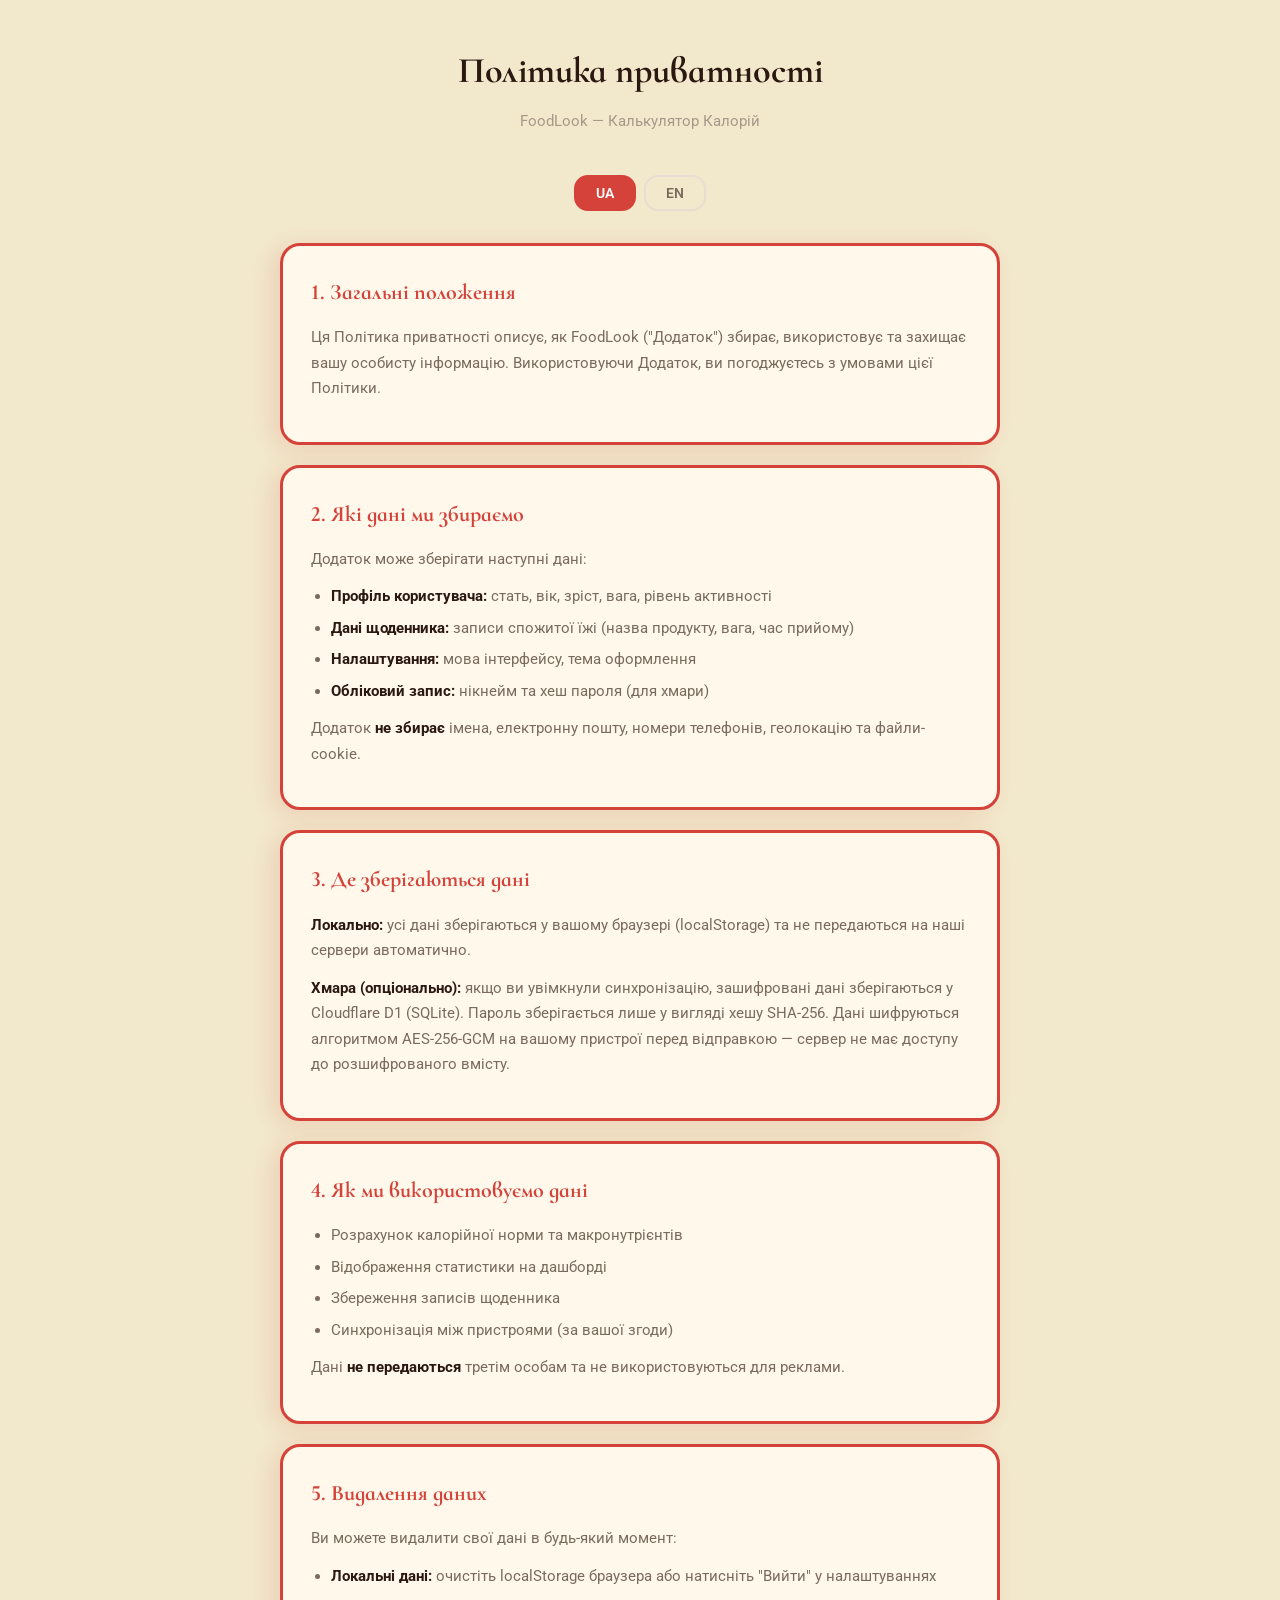
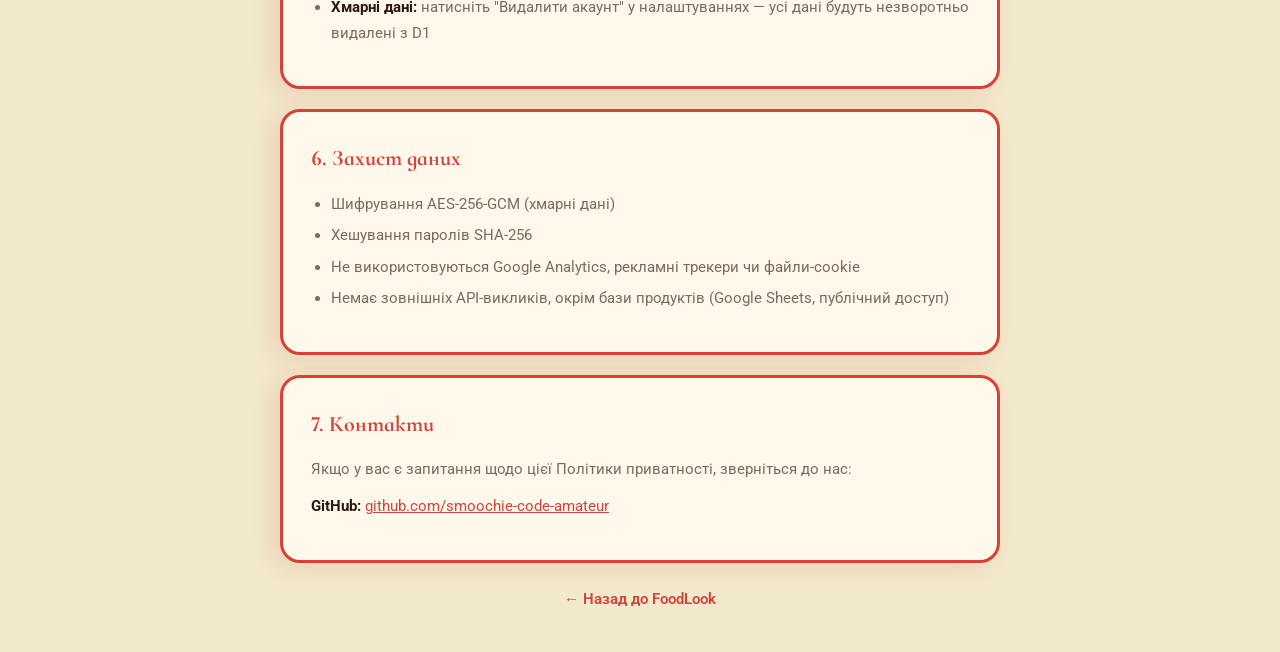
<file: privacy.html>
<!DOCTYPE html>
<html lang="uk">
<head>
  <meta charset="utf-8">
  <meta name="viewport" content="width=device-width, initial-scale=1.0">
  <title>Політика приватності — FoodLook</title>
  <link rel="icon" href="assets/flame-favicon.svg" type="image/svg+xml">
  <link href="https://fonts.googleapis.com/css2?family=Cormorant+Infant:ital,wght@0,400;0,600;0,700;1,400&family=Roboto:wght@400;500;700&display=swap" rel="stylesheet">
  <style>
    :root {
      --bg: #F2E9CC;
      --card: #FFF8EB;
      --primary: #D44239;
      --text: #2B1810;
      --text-secondary: #7A6B5D;
      --text-muted: #A89888;
      --row-divider: #E8DDD0;
      --shadow: rgba(212, 66, 57, 0.15);
      --font-heading: 'Cormorant Infant', Georgia, serif;
      --font-body: 'Roboto', -apple-system, BlinkMacSystemFont, sans-serif;
      --radius: 14px;
      --radius-lg: 20px;
    }

    * { box-sizing: border-box; margin: 0; padding: 0; }

    body {
      font-family: var(--font-body);
      background: var(--bg);
      color: var(--text);
      line-height: 1.7;
      -webkit-font-smoothing: antialiased;
      padding: 40px 20px;
    }

    h1, h2, h3 {
      font-family: var(--font-heading);
      font-weight: 700;
      color: var(--text);
    }

    .container {
      max-width: 720px;
      margin: 0 auto;
    }

    .page-header {
      text-align: center;
      margin-bottom: 40px;
    }

    .page-header h1 {
      font-size: 36px;
      margin-bottom: 8px;
    }

    .page-header .subtitle {
      font-size: 15px;
      color: var(--text-muted);
    }

    .lang-switch {
      display: flex;
      justify-content: center;
      gap: 8px;
      margin-bottom: 32px;
    }

    .lang-btn {
      padding: 8px 20px;
      font-family: var(--font-body);
      font-size: 14px;
      font-weight: 600;
      border: 2px solid var(--row-divider);
      border-radius: var(--radius);
      background: transparent;
      color: var(--text-secondary);
      cursor: pointer;
      transition: all 0.2s;
    }

    .lang-btn:hover {
      border-color: var(--primary);
      color: var(--primary);
    }

    .lang-btn.active {
      background: var(--primary);
      border-color: var(--primary);
      color: #fff;
    }

    .card {
      background: var(--card);
      border-radius: var(--radius-lg);
      padding: 28px;
      margin-bottom: 20px;
      border: 3px solid var(--primary);
      box-shadow: -8px 4px 24px var(--shadow);
    }

    .card h2 {
      font-size: 22px;
      margin-bottom: 14px;
      color: var(--primary);
    }

    .card p, .card li {
      font-size: 15px;
      color: var(--text-secondary);
      margin-bottom: 12px;
    }

    .card ul {
      padding-left: 20px;
      margin-bottom: 12px;
    }

    .card li {
      margin-bottom: 6px;
    }

    .card strong {
      color: var(--text);
    }

    .back-link {
      text-align: center;
      margin-top: 24px;
      font-size: 15px;
    }

    .back-link a {
      color: var(--primary);
      text-decoration: none;
      font-weight: 600;
    }

    .back-link a:hover {
      text-decoration: underline;
    }

    [lang="en"] { display: none; }
  </style>
</head>
<body>
  <div class="container">

    <div class="page-header">
      <h1>Політика приватності</h1>
      <div class="subtitle">FoodLook — Калькулятор Калорій</div>
    </div>

    <div class="lang-switch">
      <button class="lang-btn active" onclick="setLang('uk')">UA</button>
      <button class="lang-btn" onclick="setLang('en')">EN</button>
    </div>


    <div lang="uk">

      <div class="card">
        <h2>1. Загальні положення</h2>
        <p>Ця Політика приватності описує, як FoodLook ("Додаток") збирає, використовує та захищає вашу особисту інформацію. Використовуючи Додаток, ви погоджуєтесь з умовами цієї Політики.</p>
      </div>

      <div class="card">
        <h2>2. Які дані ми збираємо</h2>
        <p>Додаток може зберігати наступні дані:</p>
        <ul>
          <li><strong>Профіль користувача:</strong> стать, вік, зріст, вага, рівень активності</li>
          <li><strong>Дані щоденника:</strong> записи спожитої їжі (назва продукту, вага, час прийому)</li>
          <li><strong>Налаштування:</strong> мова інтерфейсу, тема оформлення</li>
          <li><strong>Обліковий запис:</strong> нікнейм та хеш пароля (для хмари)</li>
        </ul>
        <p>Додаток <strong>не збирає</strong> імена, електронну пошту, номери телефонів, геолокацію та файли-cookie.</p>
      </div>

      <div class="card">
        <h2>3. Де зберігаються дані</h2>
        <p><strong>Локально:</strong> усі дані зберігаються у вашому браузері (localStorage) та не передаються на наші сервери автоматично.</p>
        <p><strong>Хмара (опціонально):</strong> якщо ви увімкнули синхронізацію, зашифровані дані зберігаються у Cloudflare D1 (SQLite). Пароль зберігається лише у вигляді хешу SHA-256. Дані шифруються алгоритмом AES-256-GCM на вашому пристрої перед відправкою — сервер не має доступу до розшифрованого вмісту.</p>
      </div>

      <div class="card">
        <h2>4. Як ми використовуємо дані</h2>
        <ul>
          <li>Розрахунок калорійної норми та макронутрієнтів</li>
          <li>Відображення статистики на дашборді</li>
          <li>Збереження записів щоденника</li>
          <li>Синхронізація між пристроями (за вашої згоди)</li>
        </ul>
        <p>Дані <strong>не передаються</strong> третім особам та не використовуються для реклами.</p>
      </div>

      <div class="card">
        <h2>5. Видалення даних</h2>
        <p>Ви можете видалити свої дані в будь-який момент:</p>
        <ul>
          <li><strong>Локальні дані:</strong> очистіть localStorage браузера або натисніть "Вийти" у налаштуваннях</li>
          <li><strong>Хмарні дані:</strong> натисніть "Видалити акаунт" у налаштуваннях — усі дані будуть незворотньо видалені з D1</li>
        </ul>
      </div>

      <div class="card">
        <h2>6. Захист даних</h2>
        <ul>
          <li>Шифрування AES-256-GCM (хмарні дані)</li>
          <li>Хешування паролів SHA-256</li>
          <li>Не використовуються Google Analytics, рекламні трекери чи файли-cookie</li>
          <li>Немає зовнішніх API-викликів, окрім бази продуктів (Google Sheets, публічний доступ)</li>
        </ul>
      </div>

      <div class="card">
        <h2>7. Контакти</h2>
        <p>Якщо у вас є запитання щодо цієї Політики приватності, зверніться до нас:</p>
        <p><strong>GitHub:</strong> <a href="https://github.com/smoochie-code-amateur" style="color:var(--primary);">github.com/smoochie-code-amateur</a></p>
      </div>

    </div>


    <div lang="en">

      <div class="card">
        <h2>1. General</h2>
        <p>This Privacy Policy describes how FoodLook ("the App") collects, uses, and protects your personal information. By using the App, you agree to the terms of this Policy.</p>
      </div>

      <div class="card">
        <h2>2. Data We Collect</h2>
        <p>The App may store the following data:</p>
        <ul>
          <li><strong>User profile:</strong> gender, age, height, weight, activity level</li>
          <li><strong>Diary entries:</strong> food intake records (product name, weight, meal time)</li>
          <li><strong>Settings:</strong> interface language, theme</li>
          <li><strong>Account:</strong> nickname and password hash (for cloud sync)</li>
        </ul>
        <p>The App <strong>does not collect</strong> real names, emails, phone numbers, geolocation, or cookies.</p>
      </div>

      <div class="card">
        <h2>3. Where Data Is Stored</h2>
        <p><strong>Locally:</strong> all data is stored in your browser (localStorage) and is not automatically sent to any server.</p>
        <p><strong>Cloud (optional):</strong> if you enable sync, encrypted data is stored in Cloudflare D1 (SQLite). Your password is stored only as a SHA-256 hash. Data is encrypted with AES-256-GCM on your device before transmission — the server has no access to decrypted content.</p>
      </div>

      <div class="card">
        <h2>4. How We Use Data</h2>
        <ul>
          <li>Calculating daily calorie and macronutrient targets</li>
          <li>Displaying dashboard statistics</li>
          <li>Saving diary entries</li>
          <li>Cross-device sync (only with your consent)</li>
        </ul>
        <p>Data is <strong>never shared</strong> with third parties and is not used for advertising.</p>
      </div>

      <div class="card">
        <h2>5. Data Deletion</h2>
        <p>You can delete your data at any time:</p>
        <ul>
          <li><strong>Local data:</strong> clear your browser's localStorage or tap "Logout" in Settings</li>
          <li><strong>Cloud data:</strong> tap "Delete Account" in Settings — all data will be permanently removed from D1</li>
        </ul>
      </div>

      <div class="card">
        <h2>6. Data Protection</h2>
        <ul>
          <li>AES-256-GCM encryption (cloud data)</li>
          <li>SHA-256 password hashing</li>
          <li>No Google Analytics, ad trackers, or cookies</li>
          <li>No external API calls except the public food database (Google Sheets)</li>
        </ul>
      </div>

      <div class="card">
        <h2>7. Contact</h2>
        <p>If you have questions about this Privacy Policy, reach out to us:</p>
        <p><strong>GitHub:</strong> <a href="https://github.com/smoochie-code-amateur" style="color:var(--primary);">github.com/smoochie-code-amateur</a></p>
      </div>

    </div>

    <div class="back-link">
      <a href="index.html">← Назад до FoodLook</a>
    </div>

  </div>

  <script>
    function setLang(lang) {
      document.querySelectorAll('.lang-btn').forEach(function(b) { b.classList.remove('active'); });
      document.querySelector('.lang-btn[onclick*="' + lang + '"]').classList.add('active');
      document.querySelectorAll('[lang]').forEach(function(el) {
        if (el.tagName === 'HTML') return;
        el.style.display = (el.getAttribute('lang') === lang) ? 'block' : 'none';
      });
    }
    setLang('uk');
  </script>
</body>
</html>
</file>
